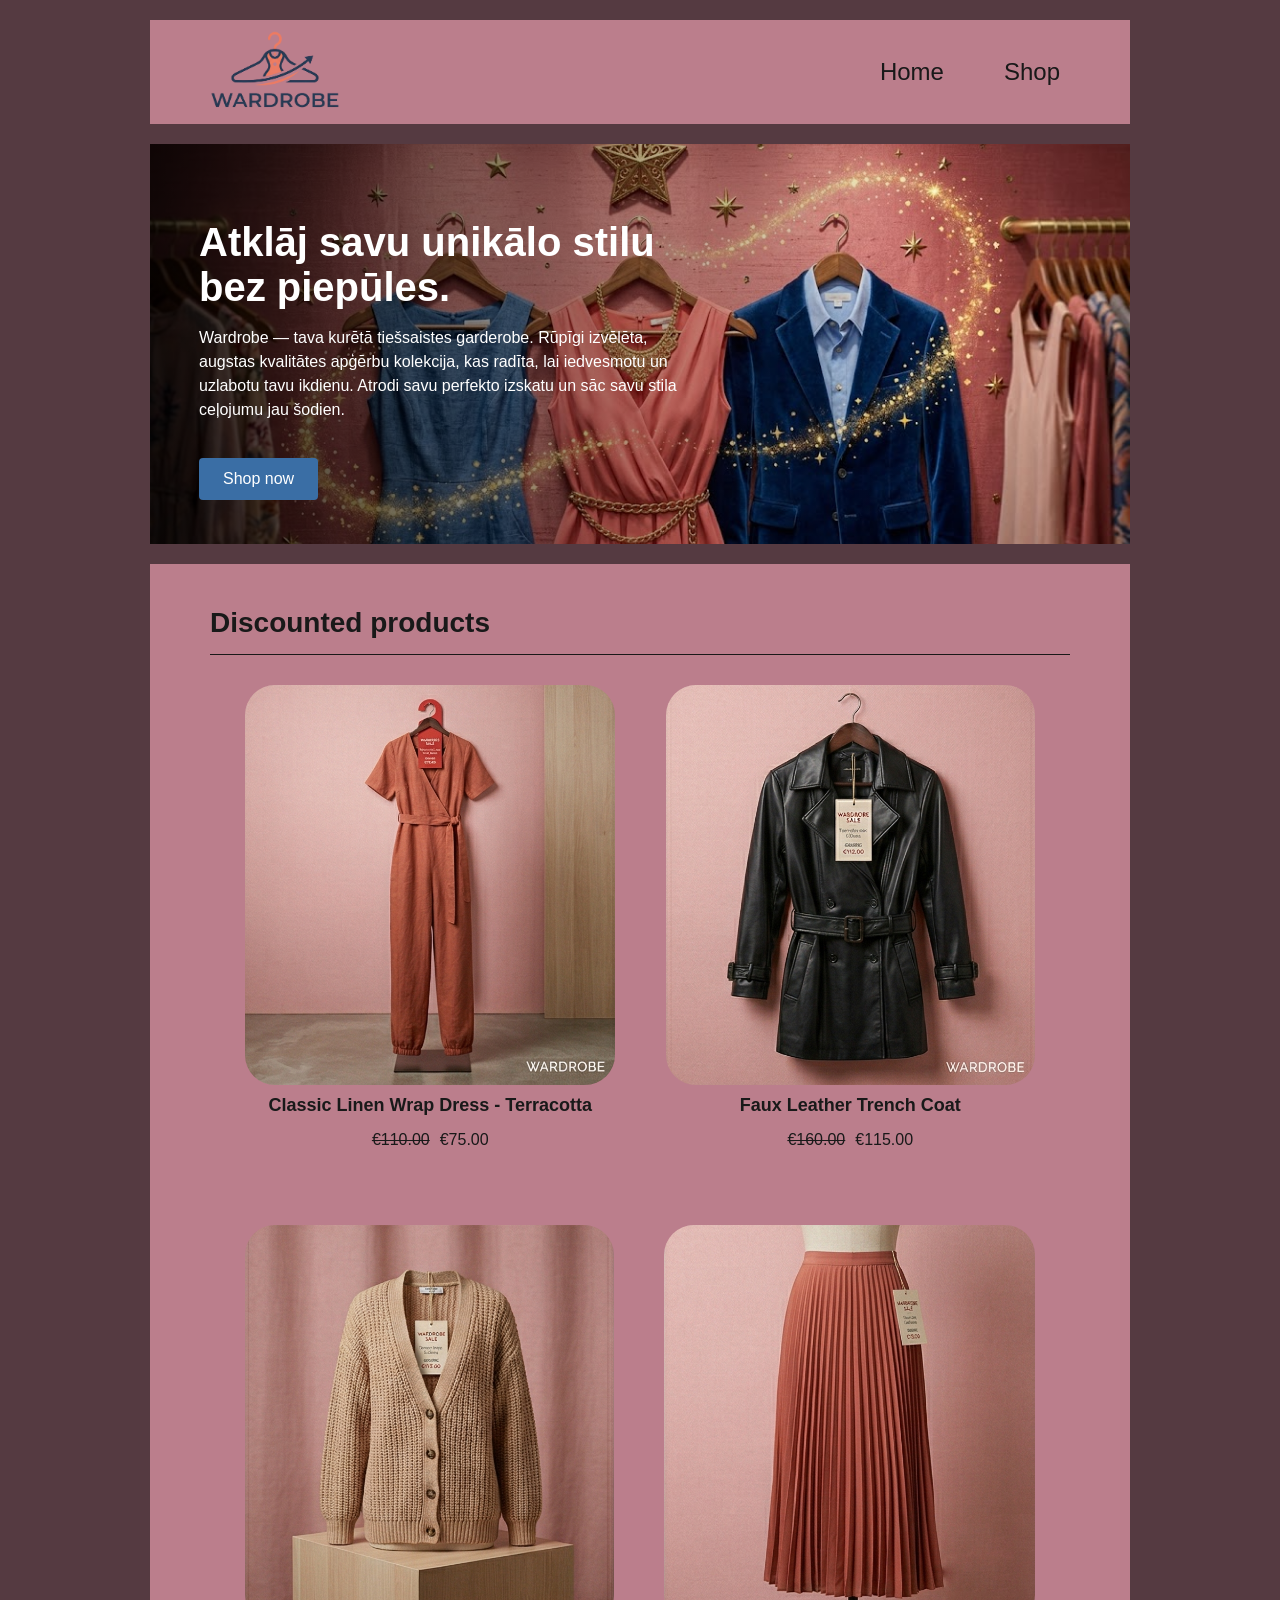
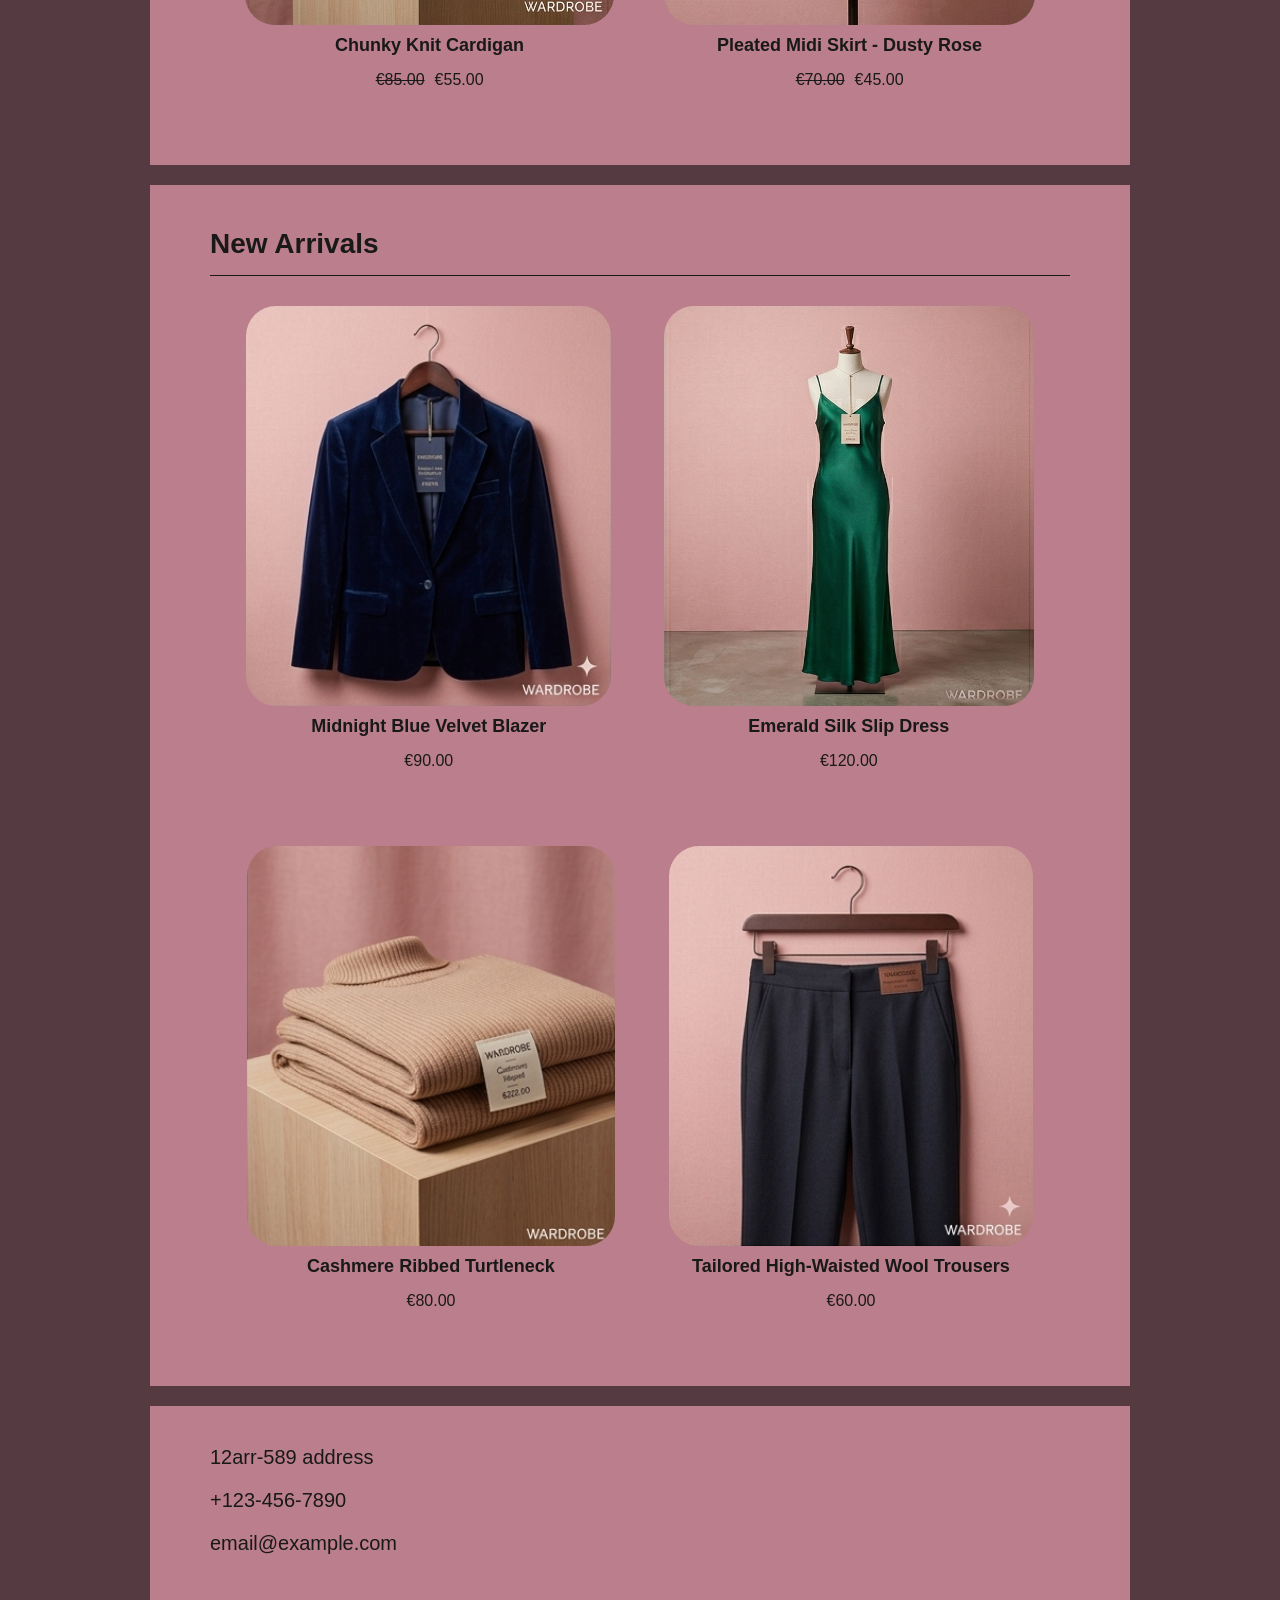
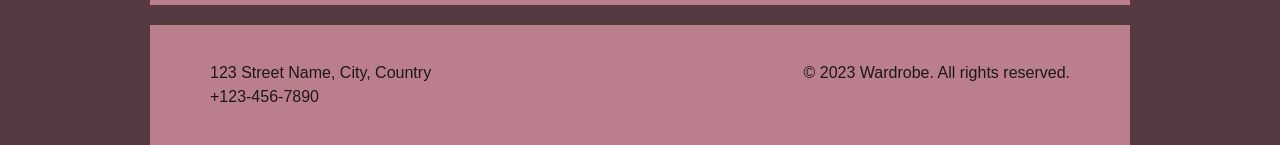
<file: index.html>
<!DOCTYPE html>
<html lang="en">
<head>
    <meta charset="UTF-8">
    <meta name="viewport" content="width=device-width, initial-scale=1.0">
    <title>Wardrobe</title>
    <link rel="stylesheet" href="style.css">
    <link rel="icon" type="image.png" href="images/icon.png">
    <script src="script.js"></script>
</head>
<body>
    <div class="layout">
        <header>
            <a href="index.html"><img src="images/logo.png" class="logo"></a>
            <nav>
                <a href="index.html">Home</a>
                <a href="store.html">Shop</a>
            </nav>
        </header>
        <section class="hero">
            <div class="hero-content">
              <h1>Atklāj savu unikālo stilu bez piepūles.</h1>
              <p>Wardrobe — tava kurētā tiešsaistes garderobe. Rūpīgi izvēlēta, augstas kvalitātes apģērbu kolekcija, kas radīta, lai iedvesmotu un uzlabotu tavu ikdienu. Atrodi savu perfekto izskatu un sāc savu stila ceļojumu jau šodien.</p>
              <a href="store.html" class="btn">Shop now</a>
            </div>
        </section>
        <section class="disc_products" id="disc_products">
            <h2 class="underlined_hd">Discounted products</h2>
            <div class="products_list">
                <!-- Discounted products will be dynamically inserted here-->
            </div>
        </section>
        <section class="new_arrivals">
            <h2 class="underlined_hd">New Arrivals</h2>
            <div class="products_list">
                <!-- New arrival products will be dynamically inserted here-->
            </div>
        </section>
        <section class="about">
            <p>12arr-589 address</p>
            <p>+123-456-7890</p>
            <p>email@example.com</p>
        </section>
        <footer>
            <p>123 Street Name, City, Country<br>+123-456-7890</p>
            <p>© 2023 Wardrobe. All rights reserved.</p>
        </footer>
    </div>
</body>
</html>
</file>
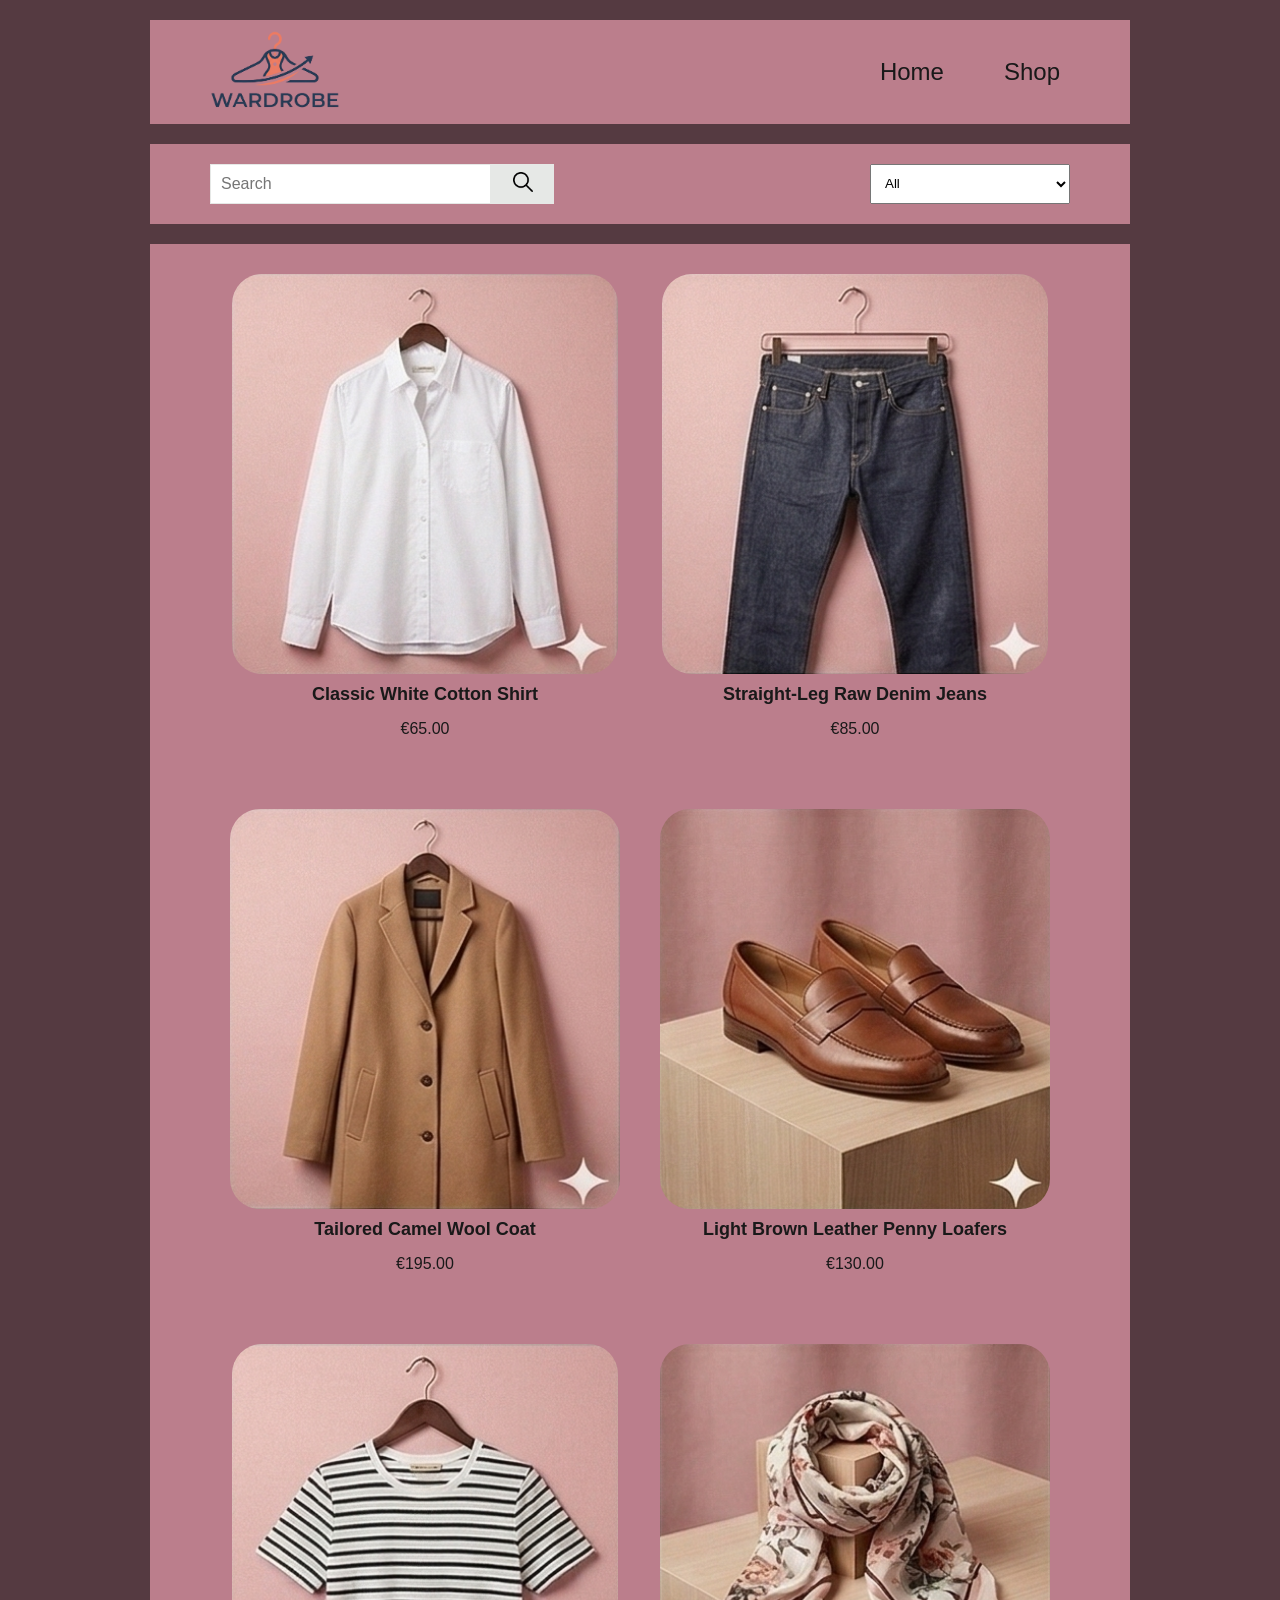
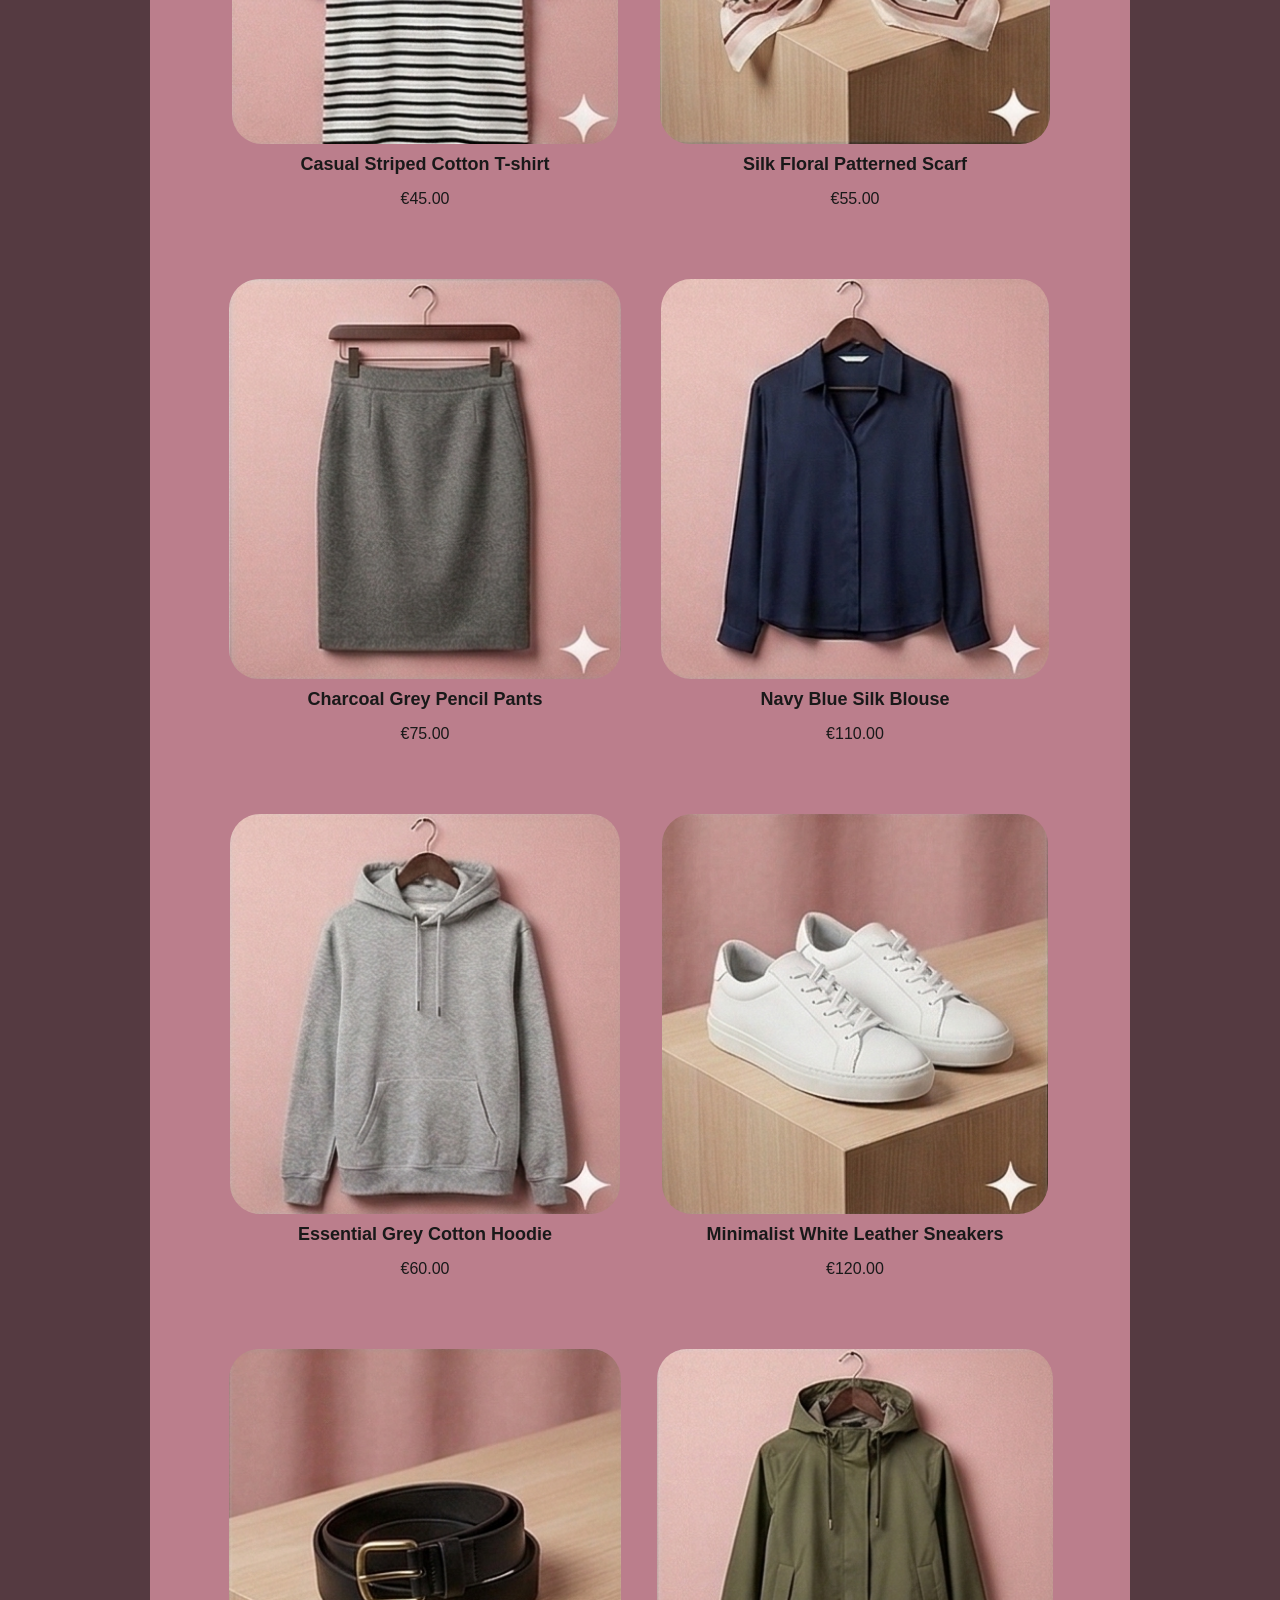
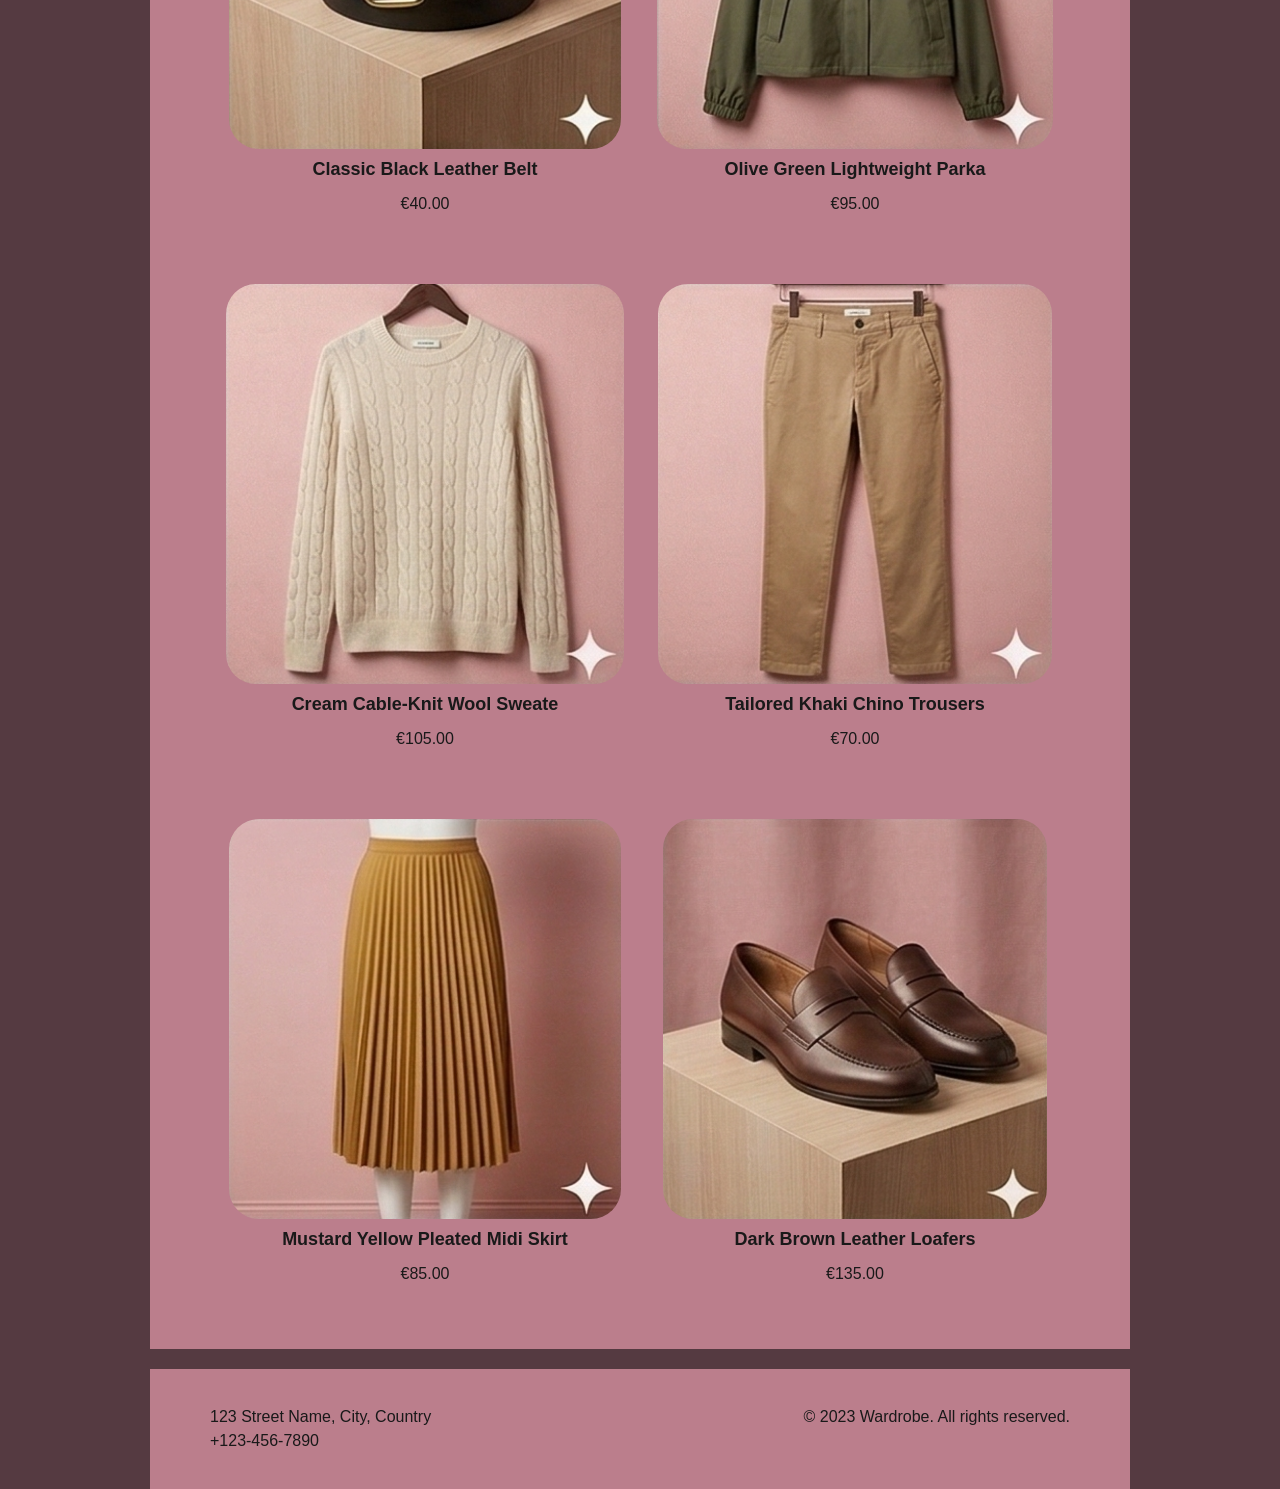
<file: store.html>
<!DOCTYPE html>
<html lang="en">
<head>
    <meta charset="UTF-8">
    <meta name="viewport" content="width=device-width, initial-scale=1.0">
    <link rel="stylesheet" href="style.css">
    <link rel="icon" type="image.png" href="images/icon.png">
    <title>Store</title>
</head>
<body>
    <div class="layout">
        <header>
            <a href="index.html"><img src="images/logo.png" class="logo"></a>
            <nav>
                <a href="index.html">Home</a>
                <a href="store.html">Shop</a>
            </nav>
        </header>
        <main>
            <div class="search">
                <div class="search-area">
                    <input type="search" placeholder="Search" class="search-bar" id="search-bar" style="display: block;">
                    <button name="search-btn" class="search-btn"><img src="images/loupe.png"></button>
                </div>
                <div class="filter">
                    <select id="filter" class="filter-select">
                        <option value="all">All</option>
                        <option value="tops">Tops</option>
                        <option value="pants">Pants</option>
                        <option value="skirts">Skirts</option>
                        <option value="accessories">Accessories</option>
                        <option value="shoes">Shoes</option>
                    </select>
                </div>
                <script src="search.js"></script>
                <script src="script.js"></script>
            </div>
            <div class="product_grid">
                <!-- Product items will be dynamically inserted here -->
            </div>
        </main>
        <footer>
            <p>123 Street Name, City, Country<br>+123-456-7890</p>
            <p>© 2023 Wardrobe. All rights reserved.</p>
        </footer>
    </div>
</body>
</html>
</file>
<file: style.css>
:root {
    font-family: 'Arial', sans-serif;
    color: var(--carbon_black);
    --carbon_black: #191919;
    --violet: #553A41;
    --pink: #bb7e8c;
    --gray: #E6E8E6;
    --blue: #3a6ea5;
    --hover_blue: #2a4e75;
    --text-size: 16px;
}

body {
    background-color: var(--violet);
    margin: 20px 150px;
    padding: 0;
    margin-bottom: 0;
}

.logo {
    width: 130px;
    cursor: pointer;
}

header {
    display: flex;
    flex-direction: row;
    align-items: center;
    justify-content: space-between;
    padding: 10px;
    padding-left: 60px;
    padding-right: 60px;
    background-color: var(--pink);
}

nav a {
    text-decoration: none;
    font-size: 24px;
    cursor: pointer;
    transition: 0.5s ease;
    border-radius: 15px;
    padding: 10px;
    color: var(--carbon_black);
}

nav {
    display: flex;
    flex-direction: row;
    gap: 40px;
}

nav a:hover {
    background-color: var(--violet);
}

.hero {
    min-height: 400px;
    background-image: linear-gradient(to right, rgba(0, 0, 0, 0.8) 0%, rgba(0, 0, 0, 0) 80%), url('images/hero_section_bg_v2.png');

    background-size: cover;
    background-position: center; 

    display: flex;
    align-items: center;
    padding: 0 5%;
}

.hero-content {
    max-width: 500px;
    color: #ffffff;
}

.hero-content h1 {
    font-size: 2.5rem;
    margin-bottom: 15px;
}

.hero-content p {
    line-height: 1.5;
}

.btn {
    display: inline-block;
    padding: 12px 24px;
    background-color: var(--blue);
    color: white;
    text-decoration: none;
    border-radius: 4px;
    margin-top: 20px;
    cursor: pointer;
    transition: 0.3s ease;
}

.btn:hover {
    background-color: var(--hover_blue);
}

.layout {
    display: flex;
    flex-direction: column;
    gap: 20px;
}

h1 {
    font-size: 40px;
}

p {
    font-size: var(--text-size);
}

.disc_products {
    background-color: var(--pink);
    padding: 20px 60px;
    padding-bottom: 30px;
}

.new_arrivals {
    background-color: var(--pink);
    padding: 20px 60px;
    padding-bottom: 30px;
}

h2 {
    font-size: 28px;
    margin-bottom: 20px;
}

.underlined_hd {
    border-bottom: 1px var(--carbon_black) solid;
    padding-bottom: 15px;
}

.products_list {
    padding: 0 20px;
    display: flex;
    flex-direction: row;
    gap: 20px;
    align-items: center;
    justify-content: space-around;
    flex-wrap: wrap;
}

.product {
    display: flex;
    flex-direction: column;
    height: 500px;
    width: auto;
    transition: 0.3s ease;
    border-radius: 30px;
    padding: 10px;
    cursor: pointer;
}

.product:hover {
    transform: scale(1.05);
    background-color: #ce919f;
}

.product img {
    height: 80%;
    width: auto;
    border-radius: 30px;
    object-fit: cover;
}

h3 {
    font-size: 18px;
    margin-top: 10px;
    flex-wrap: wrap;
    text-align: center;
    margin-bottom: 10px;
}

.price {
    font-size: var(--text-size);
    margin-top: 5px;
    text-align: center;
}

.discount {
    text-decoration: line-through;
    color: var(--carbon_black);
    margin-right: 10px;
}

.about {
    background-color: var(--pink);
    padding: 20px 60px;
    padding-bottom: 30px;
}

.about p{
    font-size: calc(1.25 * var(--text-size));
}

footer {
    background-color: var(--pink);
    padding: 20px 60px;
    text-align: left;
    display: flex;
    flex-direction: row;
    justify-content: space-between;
    line-height: 1.5;
}

main {
    display: flex;
    flex-direction: column;
    gap: 20px;
}

.search {
    display: flex;
    flex-direction: row;
    align-items: center;
}

.search-area {
    display: flex;
    flex-direction: row;
    max-height: 50px;
    width: 40%;
}

.search-bar {
    padding: 10px;
    border: none;
    border-radius: 0;
    font-size: var(--text-size);
    width: 100%;
    border: 1px solid var(--gray);
}

.search-bar:focus {
    outline: none;
    border: 1px solid var(--carbon_black);
}

.search-btn {
    background-color: var(--gray);
    border: none;
    cursor: pointer;
    width: 75px;
    transition: 0.3s ease;
}

.search-btn:active {
    background-color: gray;
}

.search-btn img {
    height: 20px;
}

.filter select{
    min-height: 40px;
    width: 200px;
}

.filter select:focus{
    outline: none;
}

.filter select:active {
    background-color: var(--gray);
}

.search {
    display: flex;
    flex-direction: row;
    align-items: center;
    justify-content: space-between;
    background-color: var(--pink);
    padding: 20px 60px;
}

.filter select{
    padding: 10px;
}

.product_grid {
    background-color: var(--pink);
    padding: 20px 60px;
    display: grid;
    grid-template-columns: repeat(auto-fill, minmax(360px, 1fr));
    place-content: center;
    place-items: center;
    row-gap: 15px;
    justify-content: center;
}
</file>
